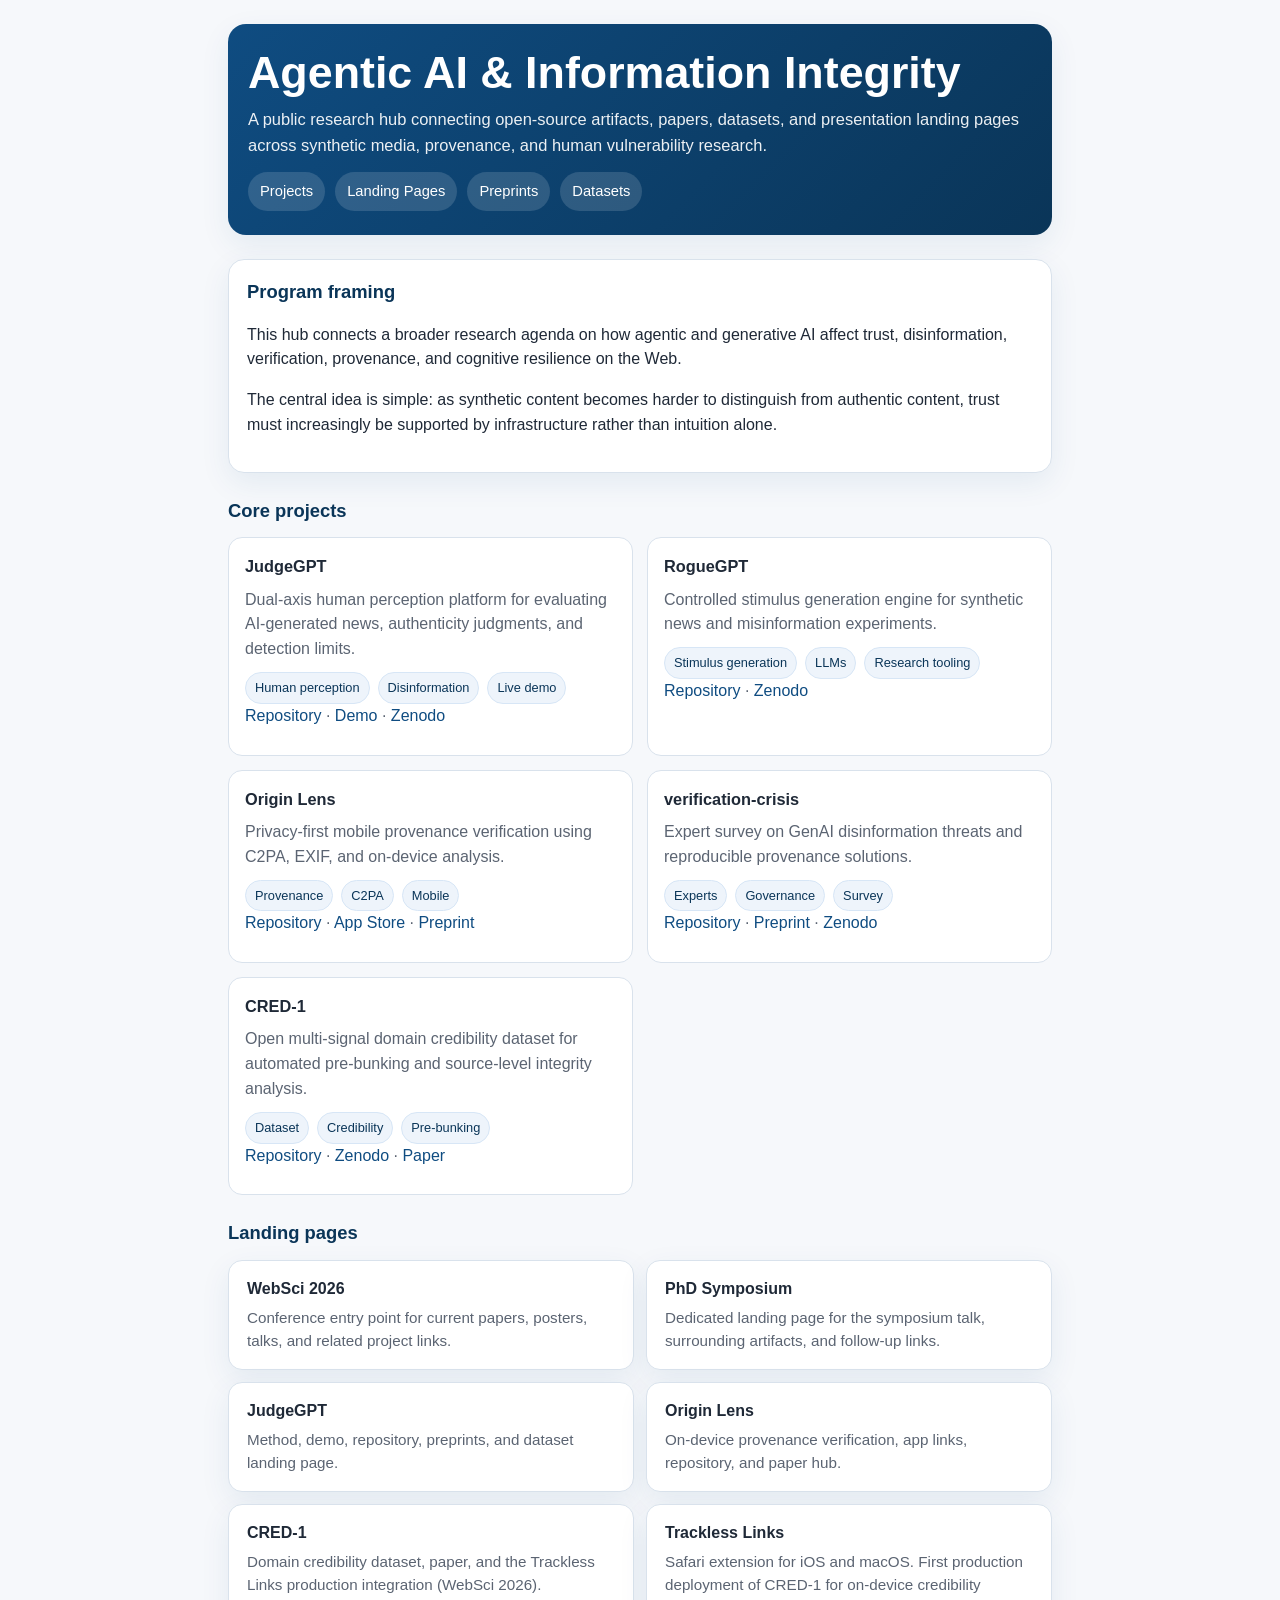
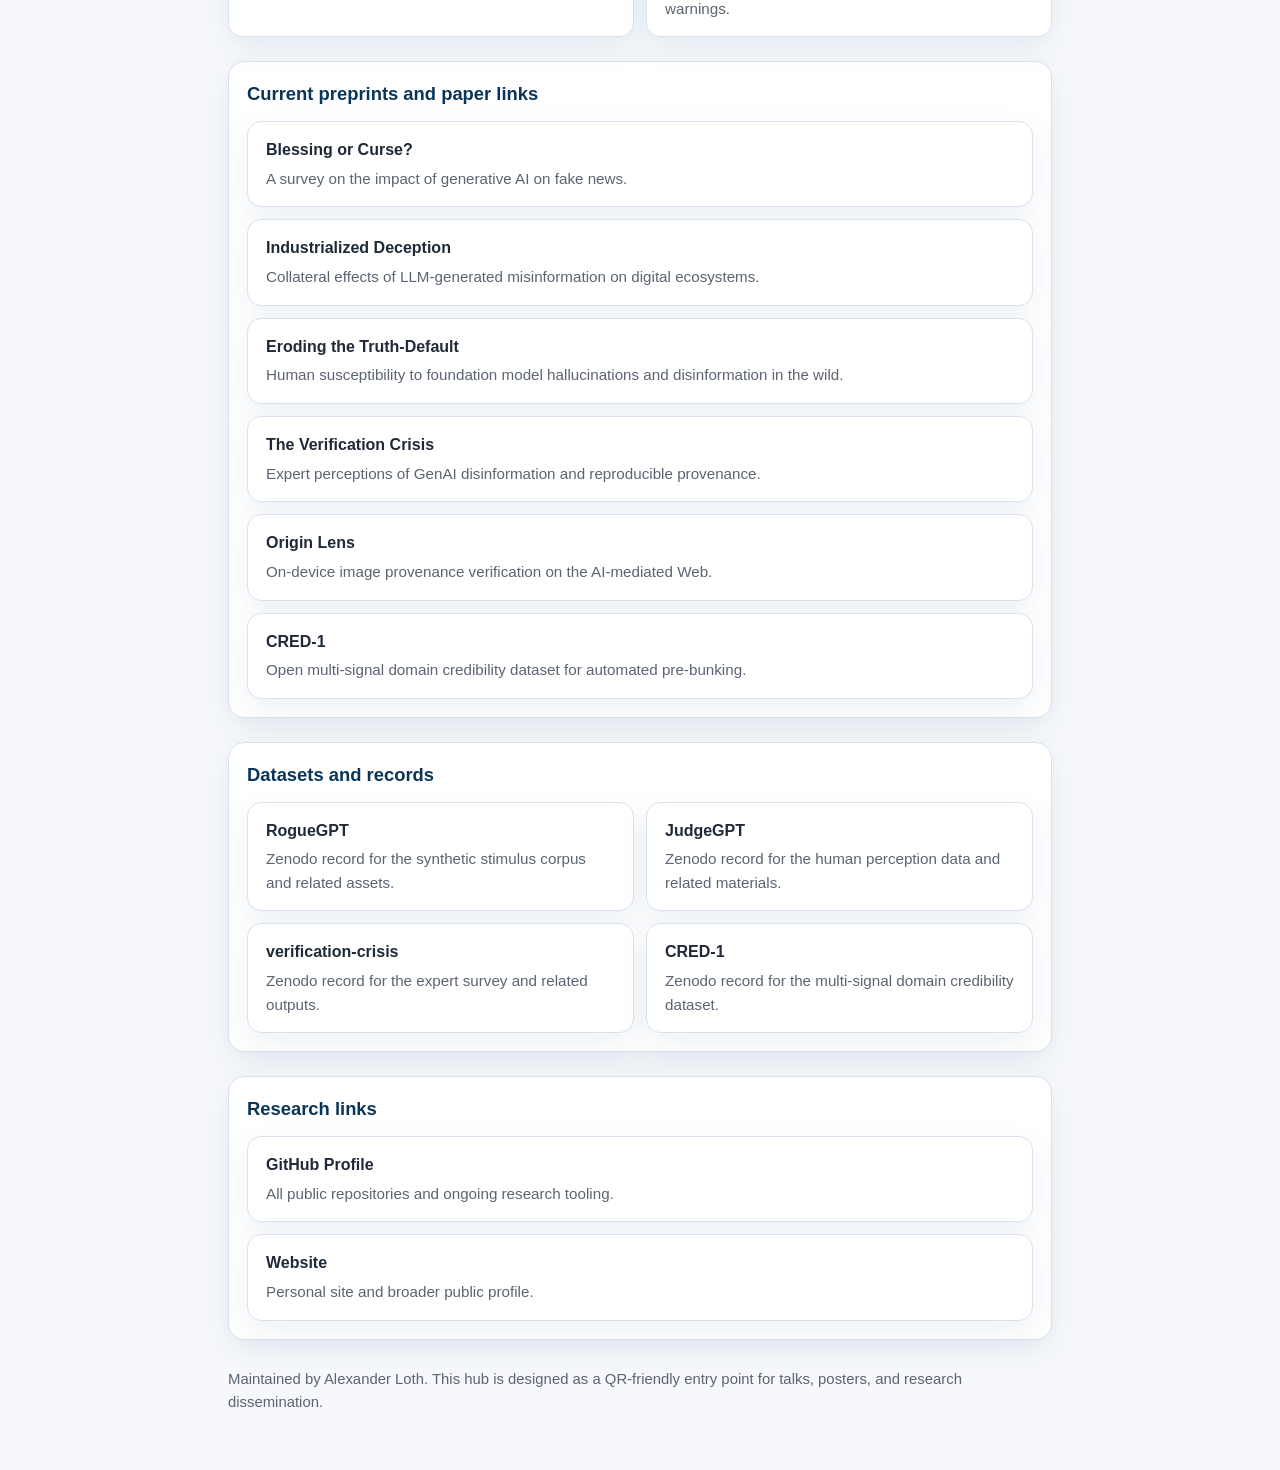
<file: docs/index.html>
<!doctype html>
<html lang="en">
<head>
  <meta charset="utf-8" />
  <meta name="viewport" content="width=device-width, initial-scale=1" />
  <title>Agentic AI & Information Integrity</title>
  <meta name="description" content="Research hub for agentic AI, synthetic media, provenance, and information integrity." />
  <link rel="stylesheet" href="assets/styles.css" />
<link rel="canonical" href="https://aloth.github.io/agentic-ai-information-integrity/">
<script type="application/ld+json">
{
  "@context": "https://schema.org",
  "@type": "WebSite",
  "name": "Agentic AI & Information Integrity",
  "author": { "@type": "Person", "name": "Alexander Loth", "url": "https://alexloth.com/" },
  "image": "",
  "description": "Research hub for agentic AI, synthetic media, provenance, and information integrity.",
  "url": "https://aloth.github.io/agentic-ai-information-integrity/"
}
</script>
</head>
<body>
  <div class="wrap">
    <div class="hero">
      <h1>Agentic AI &amp; Information Integrity</h1>
      <p>A public research hub connecting open-source artifacts, papers, datasets, and presentation landing pages across synthetic media, provenance, and human vulnerability research.</p>
      <div class="nav">
        <a href="#projects">Projects</a>
        <a href="#pages">Landing Pages</a>
        <a href="#papers">Preprints</a>
        <a href="#datasets">Datasets</a>
      </div>
    </div>

    <div class="section card">
      <h2>Program framing</h2>
      <p>
        This hub connects a broader research agenda on how agentic and generative AI affect trust, disinformation, verification, provenance, and cognitive resilience on the Web.
      </p>
      <p>
        The central idea is simple: as synthetic content becomes harder to distinguish from authentic content, trust must increasingly be supported by infrastructure rather than intuition alone.
      </p>
    </div>

    <div class="section">
      <h2 id="projects">Core projects</h2>
      <div class="grid two">
        <div class="project">
          <h3>JudgeGPT</h3>
          <p>Dual-axis human perception platform for evaluating AI-generated news, authenticity judgments, and detection limits.</p>
          <div class="badges"><span class="badge">Human perception</span><span class="badge">Disinformation</span><span class="badge">Live demo</span></div>
          <p><a href="https://github.com/aloth/JudgeGPT">Repository</a> · <a href="https://judgegpt.streamlit.app/">Demo</a> · <a href="https://doi.org/10.5281/zenodo.18703385">Zenodo</a></p>
        </div>
        <div class="project">
          <h3>RogueGPT</h3>
          <p>Controlled stimulus generation engine for synthetic news and misinformation experiments.</p>
          <div class="badges"><span class="badge">Stimulus generation</span><span class="badge">LLMs</span><span class="badge">Research tooling</span></div>
          <p><a href="https://github.com/aloth/RogueGPT">Repository</a> · <a href="https://doi.org/10.5281/zenodo.18703138">Zenodo</a></p>
        </div>
        <div class="project">
          <h3>Origin Lens</h3>
          <p>Privacy-first mobile provenance verification using C2PA, EXIF, and on-device analysis.</p>
          <div class="badges"><span class="badge">Provenance</span><span class="badge">C2PA</span><span class="badge">Mobile</span></div>
          <p><a href="https://github.com/aloth/origin-lens">Repository</a> · <a href="https://apps.apple.com/us/app/origin-lens/id6756628121?platform=iphone">App Store</a> · <a href="https://arxiv.org/abs/2602.03423">Preprint</a></p>
        </div>
        <div class="project">
          <h3>verification-crisis</h3>
          <p>Expert survey on GenAI disinformation threats and reproducible provenance solutions.</p>
          <div class="badges"><span class="badge">Experts</span><span class="badge">Governance</span><span class="badge">Survey</span></div>
          <p><a href="https://github.com/aloth/verification-crisis">Repository</a> · <a href="https://arxiv.org/abs/2602.02100">Preprint</a> · <a href="https://doi.org/10.5281/zenodo.18703601">Zenodo</a></p>
        </div>
        <div class="project">
          <h3>CRED-1</h3>
          <p>Open multi-signal domain credibility dataset for automated pre-bunking and source-level integrity analysis.</p>
          <div class="badges"><span class="badge">Dataset</span><span class="badge">Credibility</span><span class="badge">Pre-bunking</span></div>
          <p><a href="https://github.com/aloth/cred-1">Repository</a> · <a href="https://doi.org/10.5281/zenodo.18769460">Zenodo</a> · <a href="https://doi.org/10.2139/ssrn.6448466">Paper</a></p>
        </div>
      </div>
    </div>

    <div class="section">
      <h2 id="pages">Landing pages</h2>
      <div class="linkgrid two">
        <a class="linkcard" href="websci2026/">
          <strong>WebSci 2026</strong>
          <span>Conference entry point for current papers, posters, talks, and related project links.</span>
        </a>
        <a class="linkcard" href="phd-symposium/">
          <strong>PhD Symposium</strong>
          <span>Dedicated landing page for the symposium talk, surrounding artifacts, and follow-up links.</span>
        </a>
        <a class="linkcard" href="judgegpt/">
          <strong>JudgeGPT</strong>
          <span>Method, demo, repository, preprints, and dataset landing page.</span>
        </a>
        <a class="linkcard" href="origin-lens/">
          <strong>Origin Lens</strong>
          <span>On-device provenance verification, app links, repository, and paper hub.</span>
        </a>
        <a class="linkcard" href="cred-1/">
          <strong>CRED-1</strong>
          <span>Domain credibility dataset, paper, and the Trackless Links production integration (WebSci 2026).</span>
        </a>
        <a class="linkcard" href="trackless-links/">
          <strong>Trackless Links</strong>
          <span>Safari extension for iOS and macOS. First production deployment of CRED-1 for on-device credibility warnings.</span>
        </a>
      </div>
    </div>

    <div class="section card" id="papers">
      <h2>Current preprints and paper links</h2>
      <div class="linkgrid">
        <a class="linkcard" href="https://arxiv.org/abs/2404.03021"><strong>Blessing or Curse?</strong><span>A survey on the impact of generative AI on fake news.</span></a>
        <a class="linkcard" href="https://arxiv.org/abs/2601.21963"><strong>Industrialized Deception</strong><span>Collateral effects of LLM-generated misinformation on digital ecosystems.</span></a>
        <a class="linkcard" href="https://arxiv.org/abs/2601.22871"><strong>Eroding the Truth-Default</strong><span>Human susceptibility to foundation model hallucinations and disinformation in the wild.</span></a>
        <a class="linkcard" href="https://arxiv.org/abs/2602.02100"><strong>The Verification Crisis</strong><span>Expert perceptions of GenAI disinformation and reproducible provenance.</span></a>
        <a class="linkcard" href="https://arxiv.org/abs/2602.03423"><strong>Origin Lens</strong><span>On-device image provenance verification on the AI-mediated Web.</span></a>
        <a class="linkcard" href="https://doi.org/10.2139/ssrn.6448466"><strong>CRED-1</strong><span>Open multi-signal domain credibility dataset for automated pre-bunking.</span></a>
      </div>
    </div>

    <div class="section card" id="datasets">
      <h2>Datasets and records</h2>
      <div class="linkgrid two">
        <a class="linkcard" href="https://doi.org/10.5281/zenodo.18703138"><strong>RogueGPT</strong><span>Zenodo record for the synthetic stimulus corpus and related assets.</span></a>
        <a class="linkcard" href="https://doi.org/10.5281/zenodo.18703385"><strong>JudgeGPT</strong><span>Zenodo record for the human perception data and related materials.</span></a>
        <a class="linkcard" href="https://doi.org/10.5281/zenodo.18703601"><strong>verification-crisis</strong><span>Zenodo record for the expert survey and related outputs.</span></a>
        <a class="linkcard" href="https://doi.org/10.5281/zenodo.18769460"><strong>CRED-1</strong><span>Zenodo record for the multi-signal domain credibility dataset.</span></a>
      </div>
    </div>

    <div class="section card" id="links">
      <h2>Research links</h2>
      <div class="linkgrid">
        <a class="linkcard" href="https://github.com/aloth"><strong>GitHub Profile</strong><span>All public repositories and ongoing research tooling.</span></a>
        <a class="linkcard" href="https://alexloth.com/"><strong>Website</strong><span>Personal site and broader public profile.</span></a>
      </div>
    </div>

    <div class="foot">
      Maintained by Alexander Loth. This hub is designed as a QR-friendly entry point for talks, posters, and research dissemination.
    </div>
  </div>
</body>
</html>
</file>
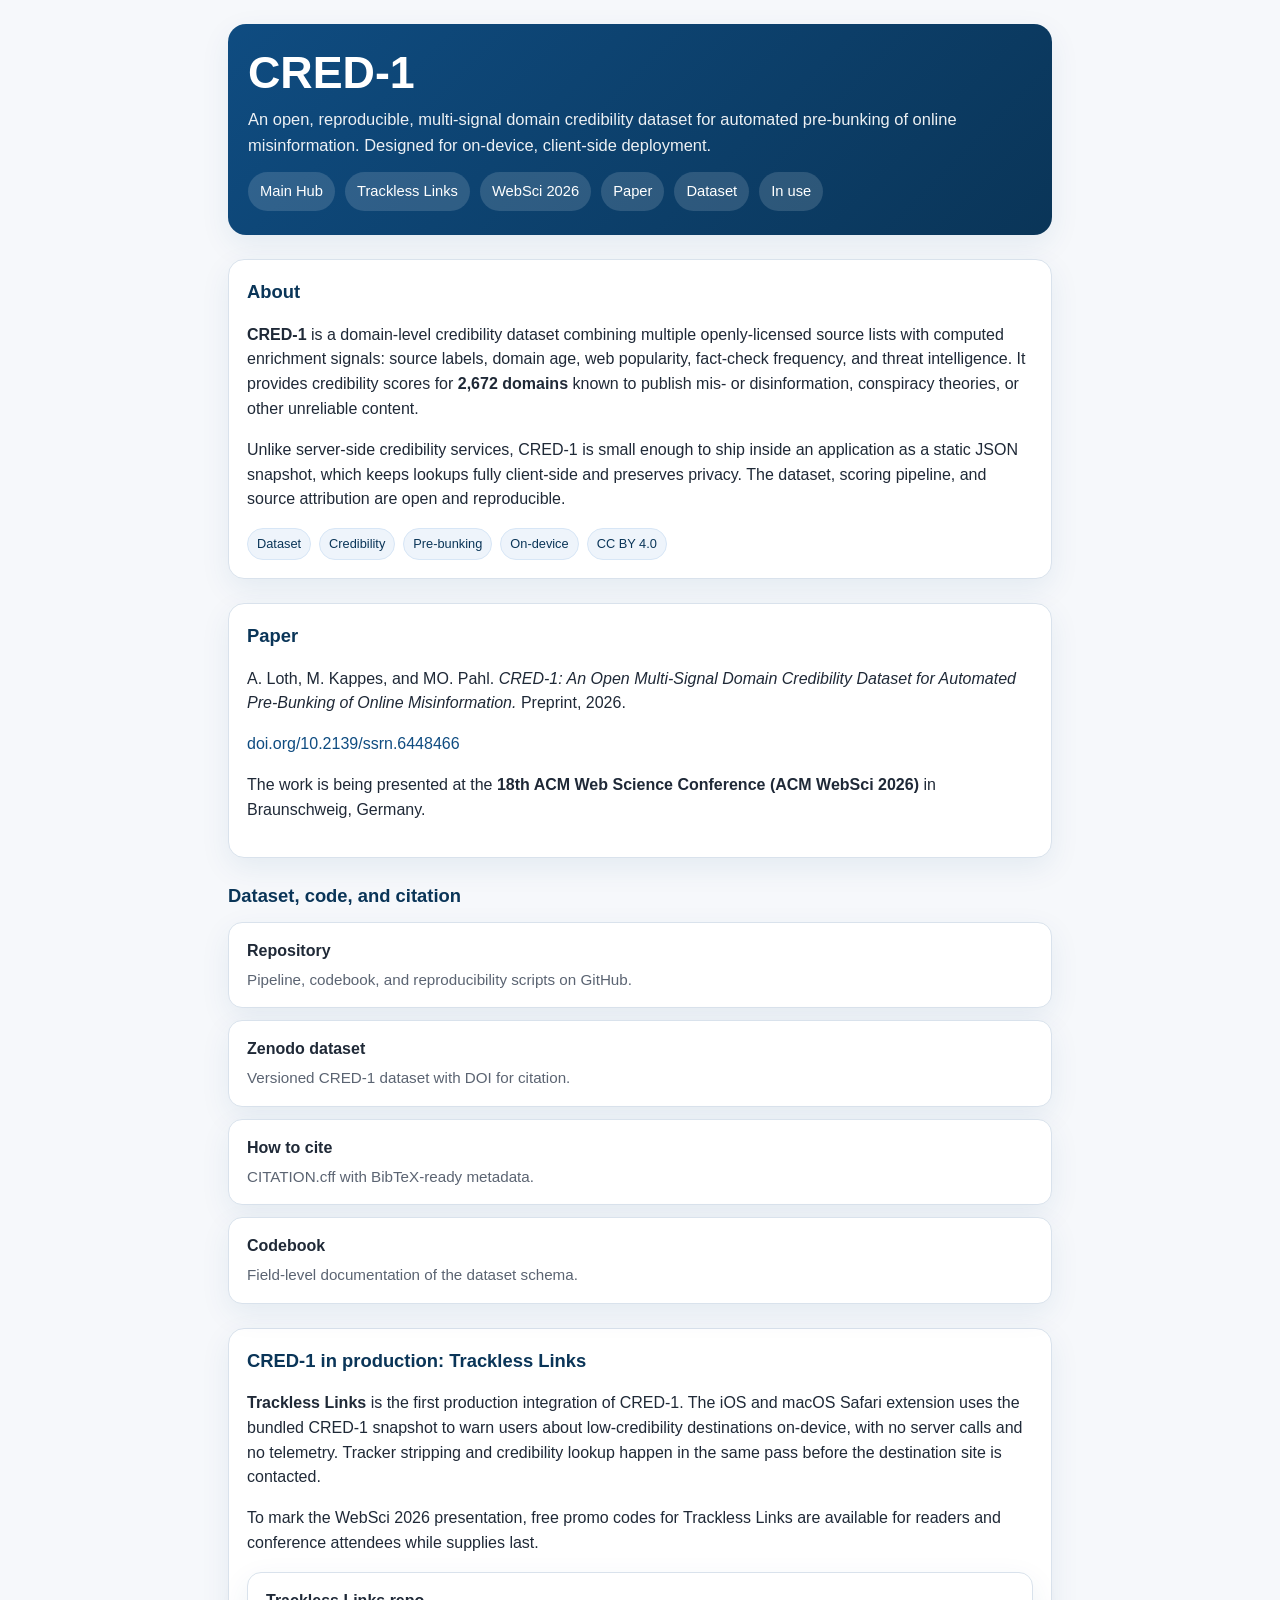
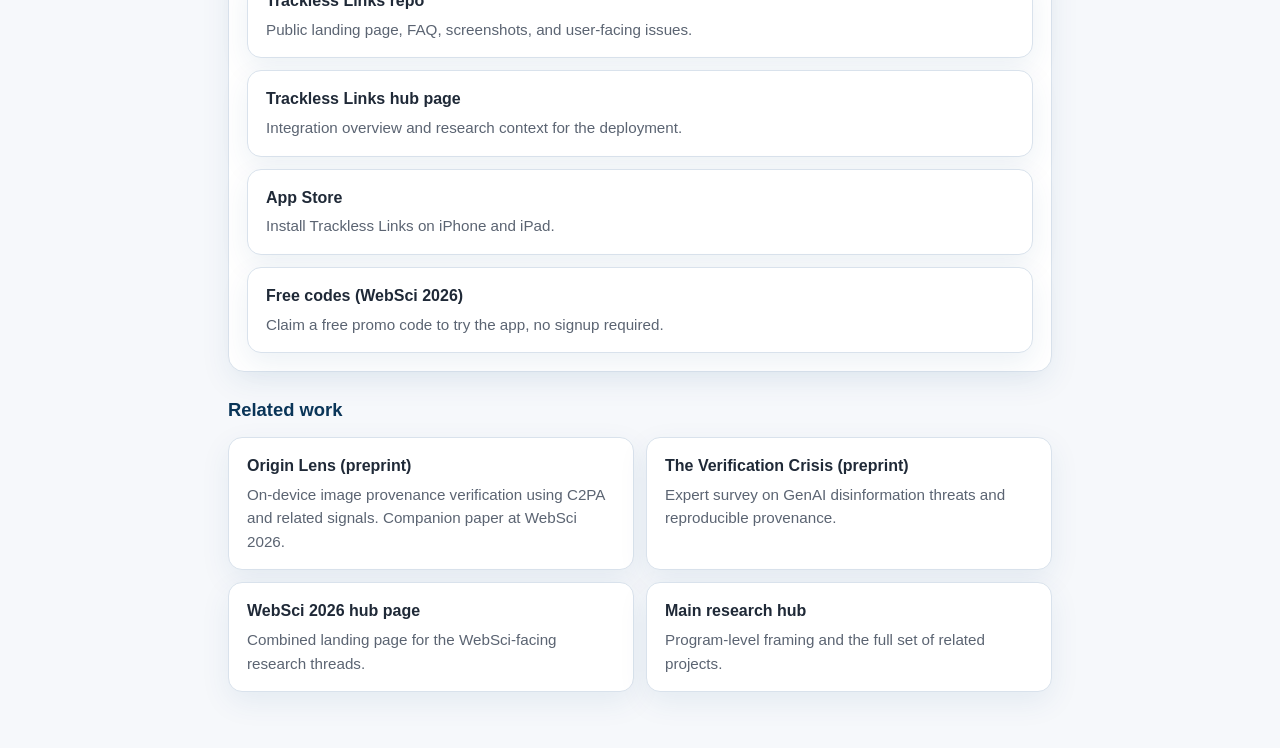
<file: docs/cred-1/index.html>
<!doctype html>
<html lang="en">
<head>
  <meta charset="utf-8" />
  <meta name="viewport" content="width=device-width, initial-scale=1" />
  <title>CRED-1 · Agentic AI &amp; Information Integrity</title>
  <meta name="description" content="CRED-1: open multi-signal domain credibility dataset for automated pre-bunking of online misinformation. Paper, dataset, code, and production integrations." />
  <link rel="stylesheet" href="../assets/styles.css" />
</head>
<body>
  <div class="wrap">
    <div class="hero">
      <h1>CRED-1</h1>
      <p>An open, reproducible, multi-signal domain credibility dataset for automated pre-bunking of online misinformation. Designed for on-device, client-side deployment.</p>
      <div class="nav">
        <a href="../">Main Hub</a>
        <a href="../trackless-links/">Trackless Links</a>
        <a href="../websci2026/">WebSci 2026</a>
        <a href="#paper">Paper</a>
        <a href="#dataset">Dataset</a>
        <a href="#use">In use</a>
      </div>
    </div>

    <div class="section card">
      <h2>About</h2>
      <p>
        <strong>CRED-1</strong> is a domain-level credibility dataset combining multiple openly-licensed source lists with computed enrichment signals: source labels, domain age, web popularity, fact-check frequency, and threat intelligence.
        It provides credibility scores for <strong>2,672 domains</strong> known to publish mis- or disinformation, conspiracy theories, or other unreliable content.
      </p>
      <p>
        Unlike server-side credibility services, CRED-1 is small enough to ship inside an application as a static JSON snapshot, which keeps lookups fully client-side and preserves privacy. The dataset, scoring pipeline, and source attribution are open and reproducible.
      </p>
      <div class="badges">
        <span class="badge">Dataset</span>
        <span class="badge">Credibility</span>
        <span class="badge">Pre-bunking</span>
        <span class="badge">On-device</span>
        <span class="badge">CC BY 4.0</span>
      </div>
    </div>

    <div class="section card" id="paper">
      <h2>Paper</h2>
      <p>
        A. Loth, M. Kappes, and MO. Pahl. <em>CRED-1: An Open Multi-Signal Domain Credibility Dataset for Automated Pre-Bunking of Online Misinformation.</em> Preprint, 2026.
      </p>
      <p>
        <a href="https://doi.org/10.2139/ssrn.6448466">doi.org/10.2139/ssrn.6448466</a>
      </p>
      <p>
        The work is being presented at the <strong>18th ACM Web Science Conference (ACM WebSci 2026)</strong> in Braunschweig, Germany.
      </p>
    </div>

    <div class="section" id="dataset">
      <h2>Dataset, code, and citation</h2>
      <div class="linkgrid">
        <a class="linkcard" href="https://github.com/aloth/cred-1">
          <strong>Repository</strong>
          <span>Pipeline, codebook, and reproducibility scripts on GitHub.</span>
        </a>
        <a class="linkcard" href="https://doi.org/10.5281/zenodo.18769460">
          <strong>Zenodo dataset</strong>
          <span>Versioned CRED-1 dataset with DOI for citation.</span>
        </a>
        <a class="linkcard" href="https://github.com/aloth/cred-1/blob/main/CITATION.cff">
          <strong>How to cite</strong>
          <span>CITATION.cff with BibTeX-ready metadata.</span>
        </a>
        <a class="linkcard" href="https://github.com/aloth/cred-1/blob/main/CODEBOOK.md">
          <strong>Codebook</strong>
          <span>Field-level documentation of the dataset schema.</span>
        </a>
      </div>
    </div>

    <div class="section card" id="use">
      <h2>CRED-1 in production: Trackless Links</h2>
      <p>
        <strong>Trackless Links</strong> is the first production integration of CRED-1. The iOS and macOS Safari extension uses the bundled CRED-1 snapshot to warn users about low-credibility destinations on-device, with no server calls and no telemetry. Tracker stripping and credibility lookup happen in the same pass before the destination site is contacted.
      </p>
      <p>
        To mark the WebSci 2026 presentation, free promo codes for Trackless Links are available for readers and conference attendees while supplies last.
      </p>
      <div class="linkgrid">
        <a class="linkcard" href="https://github.com/aloth/trackless-links">
          <strong>Trackless Links repo</strong>
          <span>Public landing page, FAQ, screenshots, and user-facing issues.</span>
        </a>
        <a class="linkcard" href="../trackless-links/">
          <strong>Trackless Links hub page</strong>
          <span>Integration overview and research context for the deployment.</span>
        </a>
        <a class="linkcard" href="https://apps.apple.com/us/app/trackless-links-extension/id6749830894?platform=iphone">
          <strong>App Store</strong>
          <span>Install Trackless Links on iPhone and iPad.</span>
        </a>
        <a class="linkcard" href="https://gutscheinhub.de/ratgeber/trackless-links-cred-1-acm-websci-2026">
          <strong>Free codes (WebSci 2026)</strong>
          <span>Claim a free promo code to try the app, no signup required.</span>
        </a>
      </div>
    </div>

    <div class="section">
      <h2>Related work</h2>
      <div class="linkgrid two">
        <a class="linkcard" href="https://arxiv.org/abs/2602.03423">
          <strong>Origin Lens (preprint)</strong>
          <span>On-device image provenance verification using C2PA and related signals. Companion paper at WebSci 2026.</span>
        </a>
        <a class="linkcard" href="https://arxiv.org/abs/2602.02100">
          <strong>The Verification Crisis (preprint)</strong>
          <span>Expert survey on GenAI disinformation threats and reproducible provenance.</span>
        </a>
        <a class="linkcard" href="../websci2026/">
          <strong>WebSci 2026 hub page</strong>
          <span>Combined landing page for the WebSci-facing research threads.</span>
        </a>
        <a class="linkcard" href="../">
          <strong>Main research hub</strong>
          <span>Program-level framing and the full set of related projects.</span>
        </a>
      </div>
    </div>

  </div>
</body>
</html>
</file>
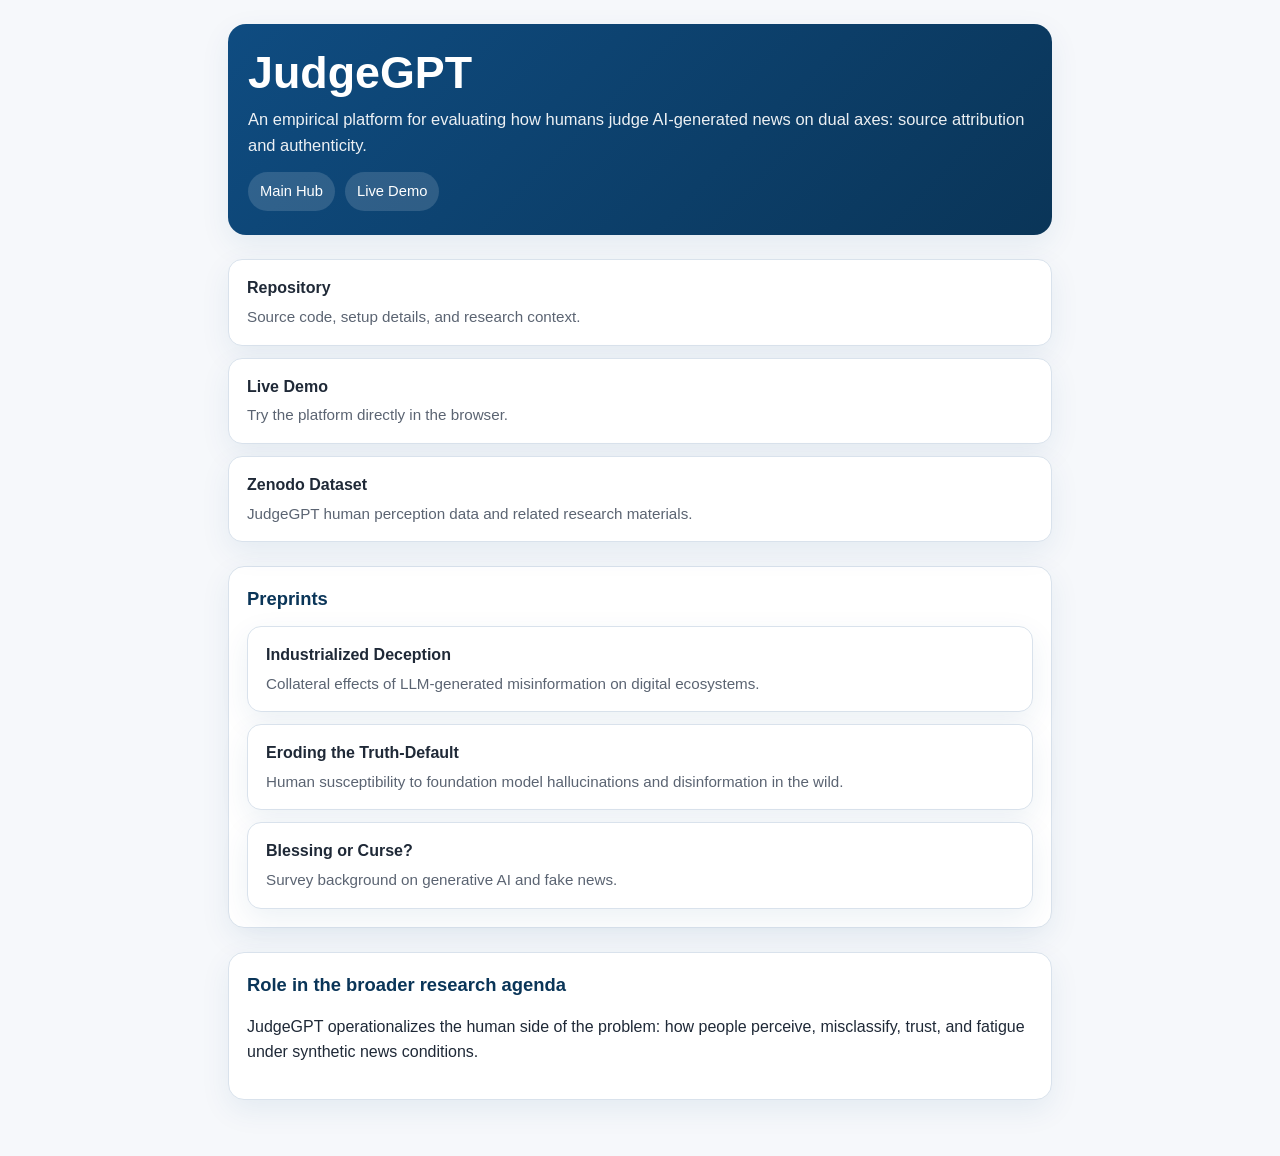
<file: docs/judgegpt/index.html>
<!doctype html><html lang="en"><head><meta charset="utf-8"><meta name="viewport" content="width=device-width, initial-scale=1"><title>JudgeGPT</title><link rel="stylesheet" href="../assets/styles.css"></head><body><div class="wrap"><div class="hero"><h1>JudgeGPT</h1><p>An empirical platform for evaluating how humans judge AI-generated news on dual axes: source attribution and authenticity.</p><div class="nav"><a href="../">Main Hub</a><a href="https://judgegpt.streamlit.app/">Live Demo</a></div></div><div class="section"><div class="linkgrid"><a class="linkcard" href="https://github.com/aloth/JudgeGPT"><strong>Repository</strong><span>Source code, setup details, and research context.</span></a><a class="linkcard" href="https://judgegpt.streamlit.app/"><strong>Live Demo</strong><span>Try the platform directly in the browser.</span></a><a class="linkcard" href="https://doi.org/10.5281/zenodo.18703385"><strong>Zenodo Dataset</strong><span>JudgeGPT human perception data and related research materials.</span></a></div></div><div class="section card"><h2>Preprints</h2><div class="linkgrid"><a class="linkcard" href="https://arxiv.org/abs/2601.21963"><strong>Industrialized Deception</strong><span>Collateral effects of LLM-generated misinformation on digital ecosystems.</span></a><a class="linkcard" href="https://arxiv.org/abs/2601.22871"><strong>Eroding the Truth-Default</strong><span>Human susceptibility to foundation model hallucinations and disinformation in the wild.</span></a><a class="linkcard" href="https://arxiv.org/abs/2404.03021"><strong>Blessing or Curse?</strong><span>Survey background on generative AI and fake news.</span></a></div></div><div class="section card"><h2>Role in the broader research agenda</h2><p>JudgeGPT operationalizes the human side of the problem: how people perceive, misclassify, trust, and fatigue under synthetic news conditions.</p></div></div></body></html>
</file>
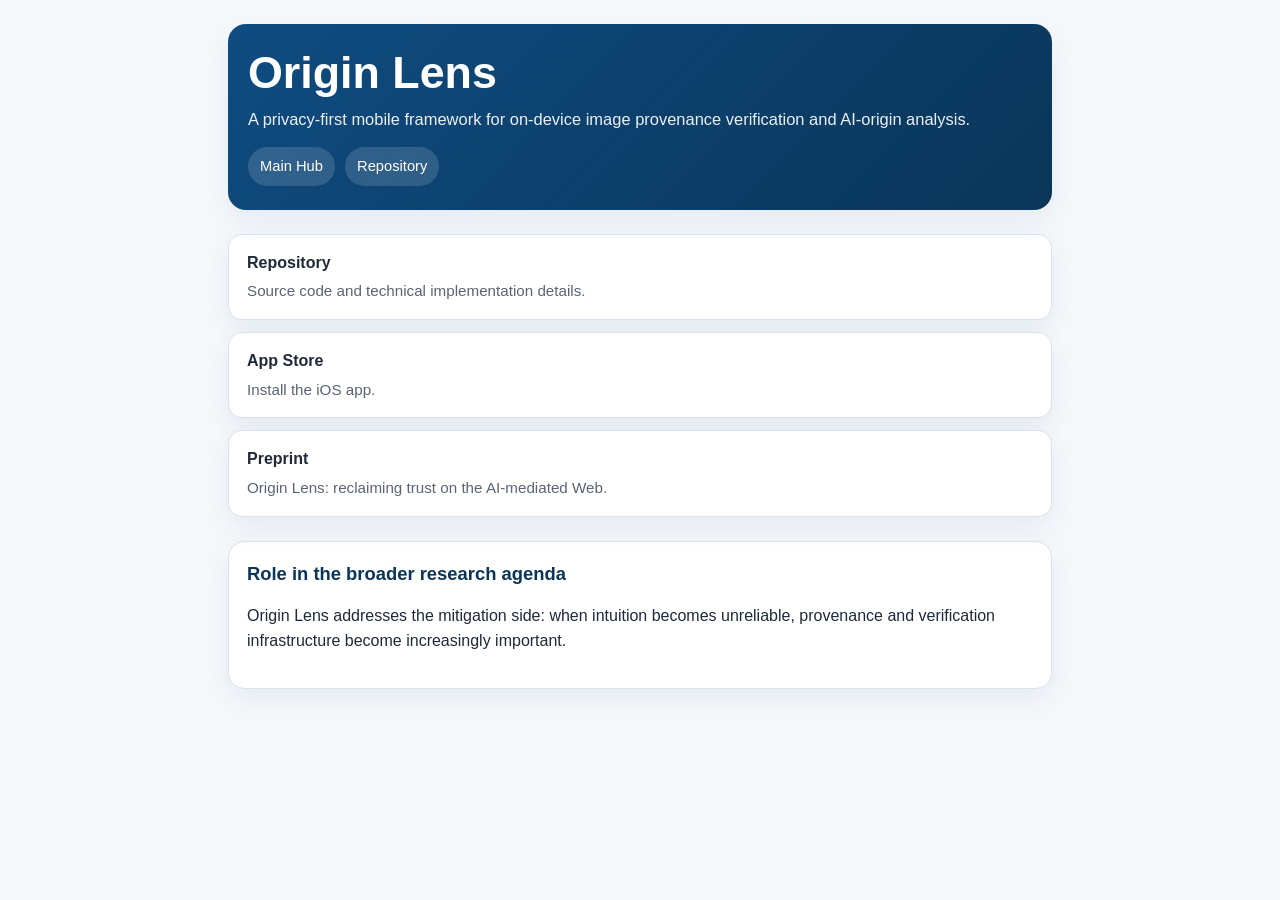
<file: docs/origin-lens/index.html>
<!doctype html><html lang="en"><head><meta charset="utf-8"><meta name="viewport" content="width=device-width, initial-scale=1"><title>Origin Lens</title><link rel="stylesheet" href="../assets/styles.css"></head><body><div class="wrap"><div class="hero"><h1>Origin Lens</h1><p>A privacy-first mobile framework for on-device image provenance verification and AI-origin analysis.</p><div class="nav"><a href="../">Main Hub</a><a href="https://github.com/aloth/origin-lens">Repository</a></div></div><div class="section"><div class="linkgrid"><a class="linkcard" href="https://github.com/aloth/origin-lens"><strong>Repository</strong><span>Source code and technical implementation details.</span></a><a class="linkcard" href="https://apps.apple.com/us/app/origin-lens/id6756628121?platform=iphone"><strong>App Store</strong><span>Install the iOS app.</span></a><a class="linkcard" href="https://arxiv.org/abs/2602.03423"><strong>Preprint</strong><span>Origin Lens: reclaiming trust on the AI-mediated Web.</span></a></div></div><div class="section card"><h2>Role in the broader research agenda</h2><p>Origin Lens addresses the mitigation side: when intuition becomes unreliable, provenance and verification infrastructure become increasingly important.</p></div></div></body></html>
</file>
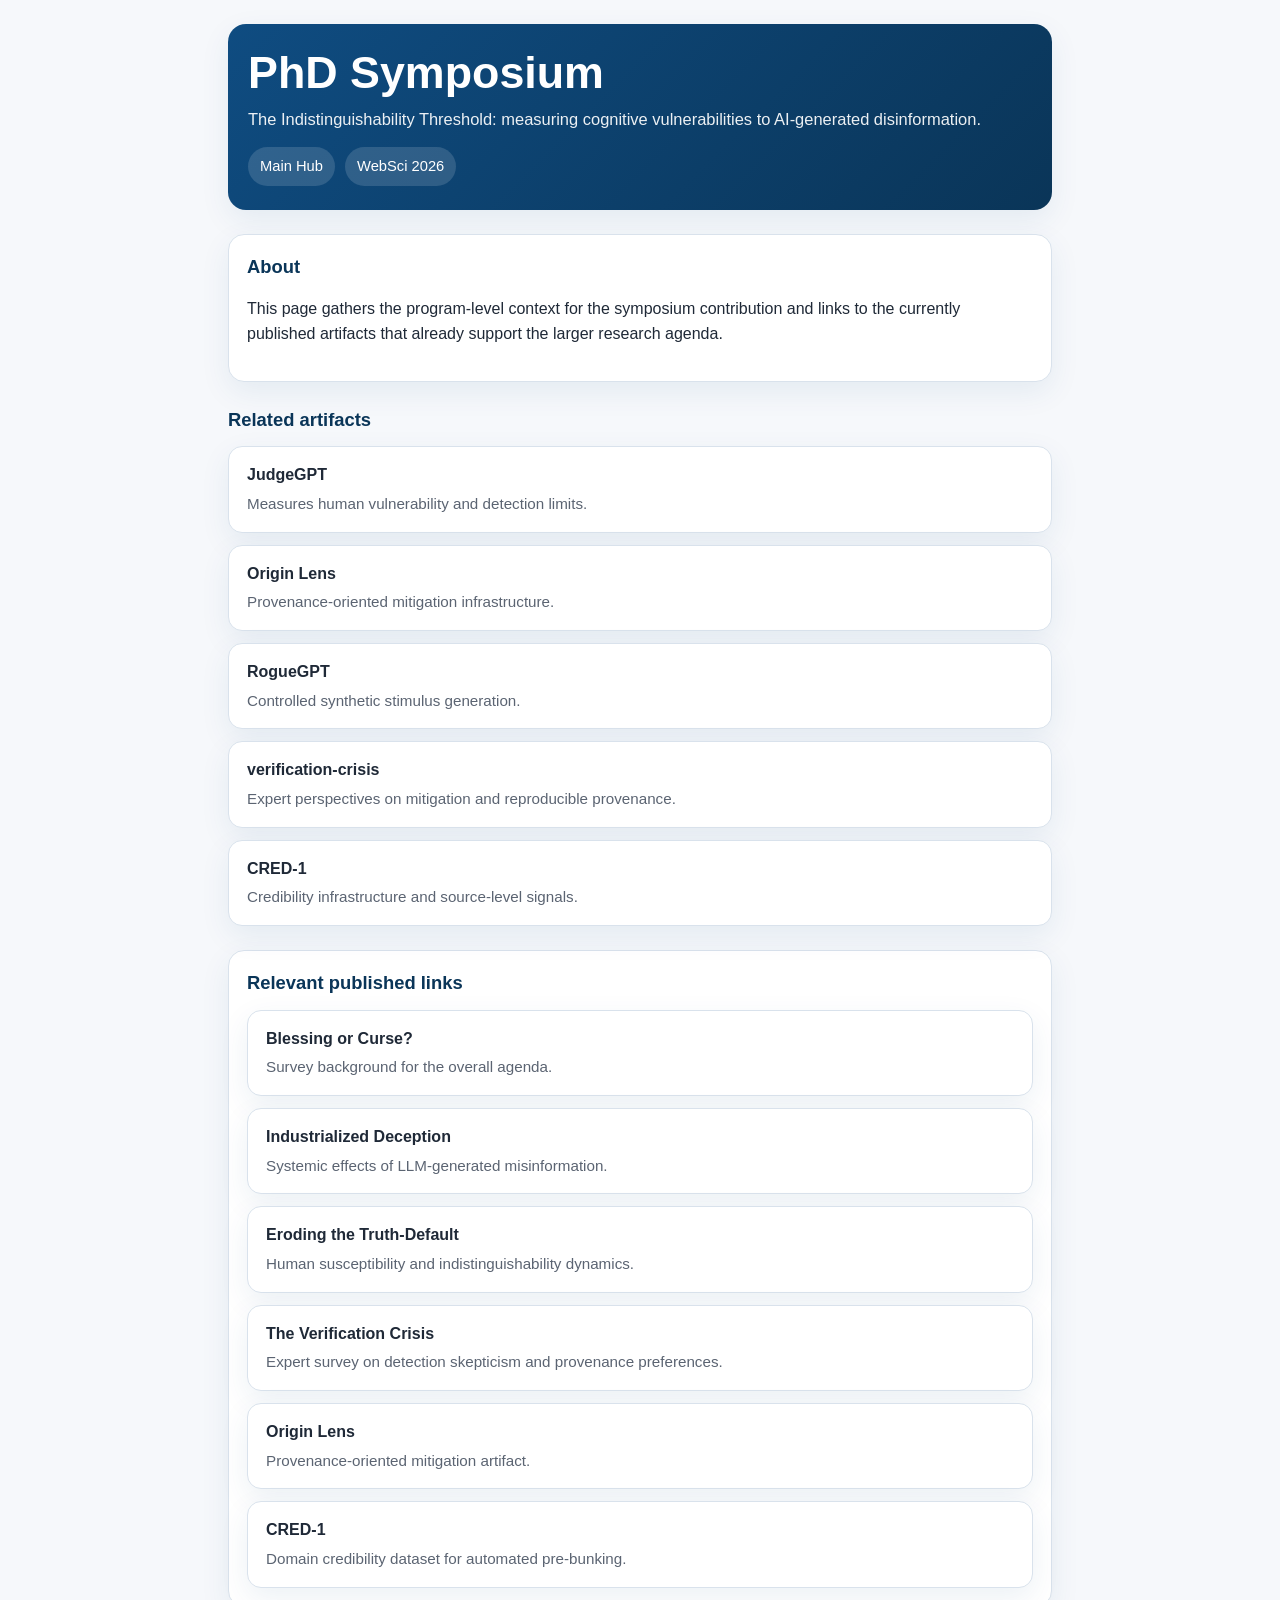
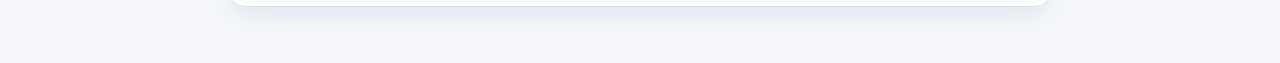
<file: docs/phd-symposium/index.html>
<!doctype html><html lang="en"><head><meta charset="utf-8"><meta name="viewport" content="width=device-width, initial-scale=1"><title>PhD Symposium</title><link rel="stylesheet" href="../assets/styles.css"></head><body><div class="wrap"><div class="hero"><h1>PhD Symposium</h1><p>The Indistinguishability Threshold: measuring cognitive vulnerabilities to AI-generated disinformation.</p><div class="nav"><a href="../">Main Hub</a><a href="../websci2026/">WebSci 2026</a></div></div><div class="section card"><h2>About</h2><p>This page gathers the program-level context for the symposium contribution and links to the currently published artifacts that already support the larger research agenda.</p></div><div class="section"><h2>Related artifacts</h2><div class="linkgrid"><a class="linkcard" href="../judgegpt/"><strong>JudgeGPT</strong><span>Measures human vulnerability and detection limits.</span></a><a class="linkcard" href="../origin-lens/"><strong>Origin Lens</strong><span>Provenance-oriented mitigation infrastructure.</span></a><a class="linkcard" href="https://github.com/aloth/RogueGPT"><strong>RogueGPT</strong><span>Controlled synthetic stimulus generation.</span></a><a class="linkcard" href="https://github.com/aloth/verification-crisis"><strong>verification-crisis</strong><span>Expert perspectives on mitigation and reproducible provenance.</span></a><a class="linkcard" href="https://github.com/aloth/cred-1"><strong>CRED-1</strong><span>Credibility infrastructure and source-level signals.</span></a></div></div><div class="section card"><h2>Relevant published links</h2><div class="linkgrid"><a class="linkcard" href="https://arxiv.org/abs/2404.03021"><strong>Blessing or Curse?</strong><span>Survey background for the overall agenda.</span></a><a class="linkcard" href="https://arxiv.org/abs/2601.21963"><strong>Industrialized Deception</strong><span>Systemic effects of LLM-generated misinformation.</span></a><a class="linkcard" href="https://arxiv.org/abs/2601.22871"><strong>Eroding the Truth-Default</strong><span>Human susceptibility and indistinguishability dynamics.</span></a><a class="linkcard" href="https://arxiv.org/abs/2602.02100"><strong>The Verification Crisis</strong><span>Expert survey on detection skepticism and provenance preferences.</span></a><a class="linkcard" href="https://arxiv.org/abs/2602.03423"><strong>Origin Lens</strong><span>Provenance-oriented mitigation artifact.</span></a><a class="linkcard" href="https://doi.org/10.2139/ssrn.6448466"><strong>CRED-1</strong><span>Domain credibility dataset for automated pre-bunking.</span></a></div></div></div></body></html>
</file>
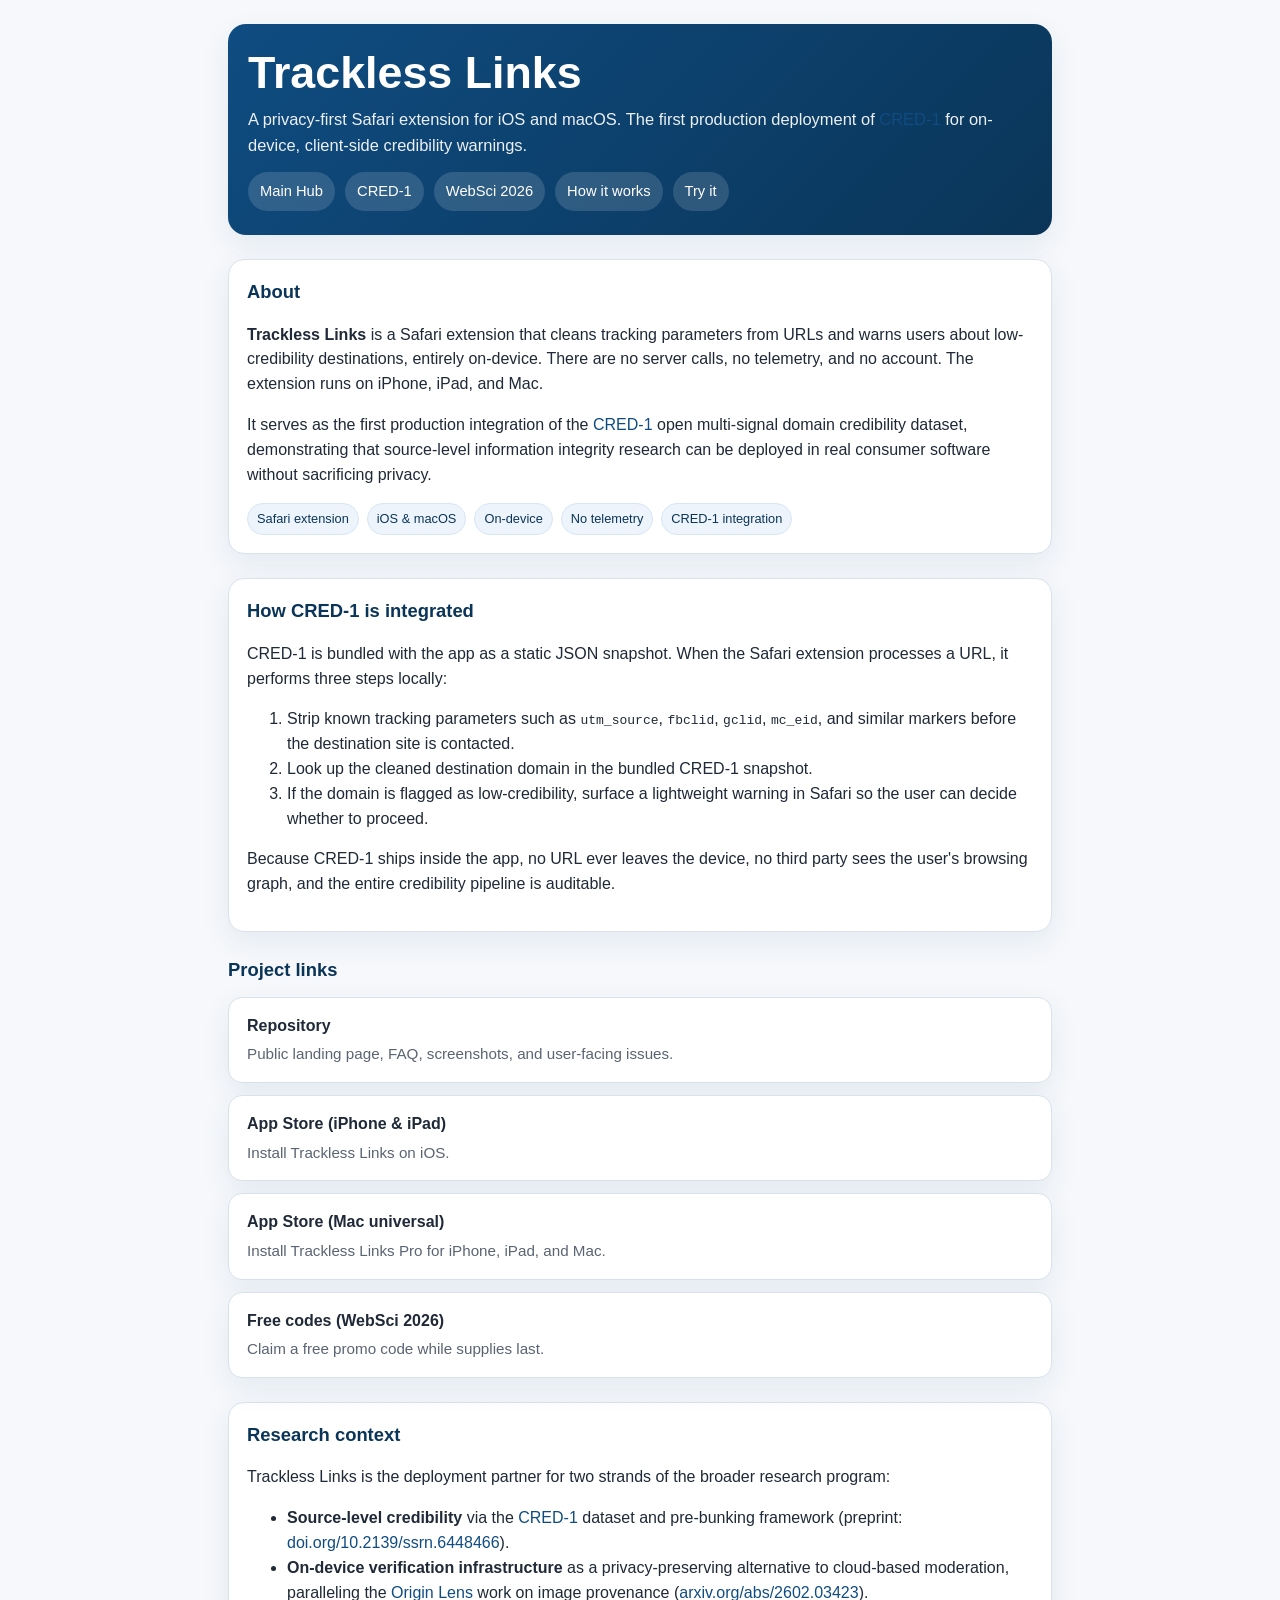
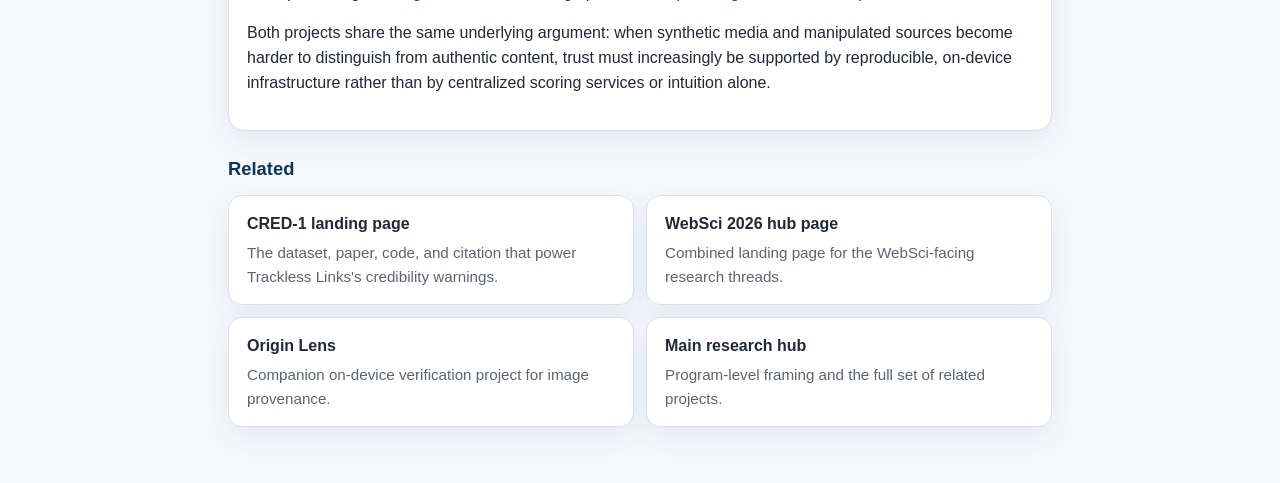
<file: docs/trackless-links/index.html>
<!doctype html>
<html lang="en">
<head>
  <meta charset="utf-8" />
  <meta name="viewport" content="width=device-width, initial-scale=1" />
  <title>Trackless Links · Agentic AI &amp; Information Integrity</title>
  <meta name="description" content="Trackless Links: privacy-first Safari extension and the first production integration of the CRED-1 domain credibility dataset. On-device tracker stripping and credibility warnings." />
  <link rel="stylesheet" href="../assets/styles.css" />
</head>
<body>
  <div class="wrap">
    <div class="hero">
      <h1>Trackless Links</h1>
      <p>A privacy-first Safari extension for iOS and macOS. The first production deployment of <a href="../cred-1/">CRED-1</a> for on-device, client-side credibility warnings.</p>
      <div class="nav">
        <a href="../">Main Hub</a>
        <a href="../cred-1/">CRED-1</a>
        <a href="../websci2026/">WebSci 2026</a>
        <a href="#how">How it works</a>
        <a href="#try">Try it</a>
      </div>
    </div>

    <div class="section card">
      <h2>About</h2>
      <p>
        <strong>Trackless Links</strong> is a Safari extension that cleans tracking parameters from URLs and warns users about low-credibility destinations, entirely on-device. There are no server calls, no telemetry, and no account. The extension runs on iPhone, iPad, and Mac.
      </p>
      <p>
        It serves as the first production integration of the <a href="../cred-1/">CRED-1</a> open multi-signal domain credibility dataset, demonstrating that source-level information integrity research can be deployed in real consumer software without sacrificing privacy.
      </p>
      <div class="badges">
        <span class="badge">Safari extension</span>
        <span class="badge">iOS &amp; macOS</span>
        <span class="badge">On-device</span>
        <span class="badge">No telemetry</span>
        <span class="badge">CRED-1 integration</span>
      </div>
    </div>

    <div class="section card" id="how">
      <h2>How CRED-1 is integrated</h2>
      <p>
        CRED-1 is bundled with the app as a static JSON snapshot. When the Safari extension processes a URL, it performs three steps locally:
      </p>
      <ol>
        <li>Strip known tracking parameters such as <code>utm_source</code>, <code>fbclid</code>, <code>gclid</code>, <code>mc_eid</code>, and similar markers before the destination site is contacted.</li>
        <li>Look up the cleaned destination domain in the bundled CRED-1 snapshot.</li>
        <li>If the domain is flagged as low-credibility, surface a lightweight warning in Safari so the user can decide whether to proceed.</li>
      </ol>
      <p>
        Because CRED-1 ships inside the app, no URL ever leaves the device, no third party sees the user's browsing graph, and the entire credibility pipeline is auditable.
      </p>
    </div>

    <div class="section">
      <h2>Project links</h2>
      <div class="linkgrid">
        <a class="linkcard" href="https://github.com/aloth/trackless-links">
          <strong>Repository</strong>
          <span>Public landing page, FAQ, screenshots, and user-facing issues.</span>
        </a>
        <a class="linkcard" href="https://apps.apple.com/us/app/trackless-links-extension/id6749830894?platform=iphone">
          <strong>App Store (iPhone &amp; iPad)</strong>
          <span>Install Trackless Links on iOS.</span>
        </a>
        <a class="linkcard" href="https://apps.apple.com/us/app/trackless-links-pro/id6754613166">
          <strong>App Store (Mac universal)</strong>
          <span>Install Trackless Links Pro for iPhone, iPad, and Mac.</span>
        </a>
        <a class="linkcard" href="https://gutscheinhub.de/ratgeber/trackless-links-cred-1-acm-websci-2026">
          <strong>Free codes (WebSci 2026)</strong>
          <span>Claim a free promo code while supplies last.</span>
        </a>
      </div>
    </div>

    <div class="section card" id="try">
      <h2>Research context</h2>
      <p>
        Trackless Links is the deployment partner for two strands of the broader research program:
      </p>
      <ul>
        <li><strong>Source-level credibility</strong> via the <a href="../cred-1/">CRED-1</a> dataset and pre-bunking framework (preprint: <a href="https://doi.org/10.2139/ssrn.6448466">doi.org/10.2139/ssrn.6448466</a>).</li>
        <li><strong>On-device verification infrastructure</strong> as a privacy-preserving alternative to cloud-based moderation, paralleling the <a href="../origin-lens/">Origin Lens</a> work on image provenance (<a href="https://arxiv.org/abs/2602.03423">arxiv.org/abs/2602.03423</a>).</li>
      </ul>
      <p>
        Both projects share the same underlying argument: when synthetic media and manipulated sources become harder to distinguish from authentic content, trust must increasingly be supported by reproducible, on-device infrastructure rather than by centralized scoring services or intuition alone.
      </p>
    </div>

    <div class="section">
      <h2>Related</h2>
      <div class="linkgrid two">
        <a class="linkcard" href="../cred-1/">
          <strong>CRED-1 landing page</strong>
          <span>The dataset, paper, code, and citation that power Trackless Links's credibility warnings.</span>
        </a>
        <a class="linkcard" href="../websci2026/">
          <strong>WebSci 2026 hub page</strong>
          <span>Combined landing page for the WebSci-facing research threads.</span>
        </a>
        <a class="linkcard" href="../origin-lens/">
          <strong>Origin Lens</strong>
          <span>Companion on-device verification project for image provenance.</span>
        </a>
        <a class="linkcard" href="../">
          <strong>Main research hub</strong>
          <span>Program-level framing and the full set of related projects.</span>
        </a>
      </div>
    </div>

  </div>
</body>
</html>
</file>
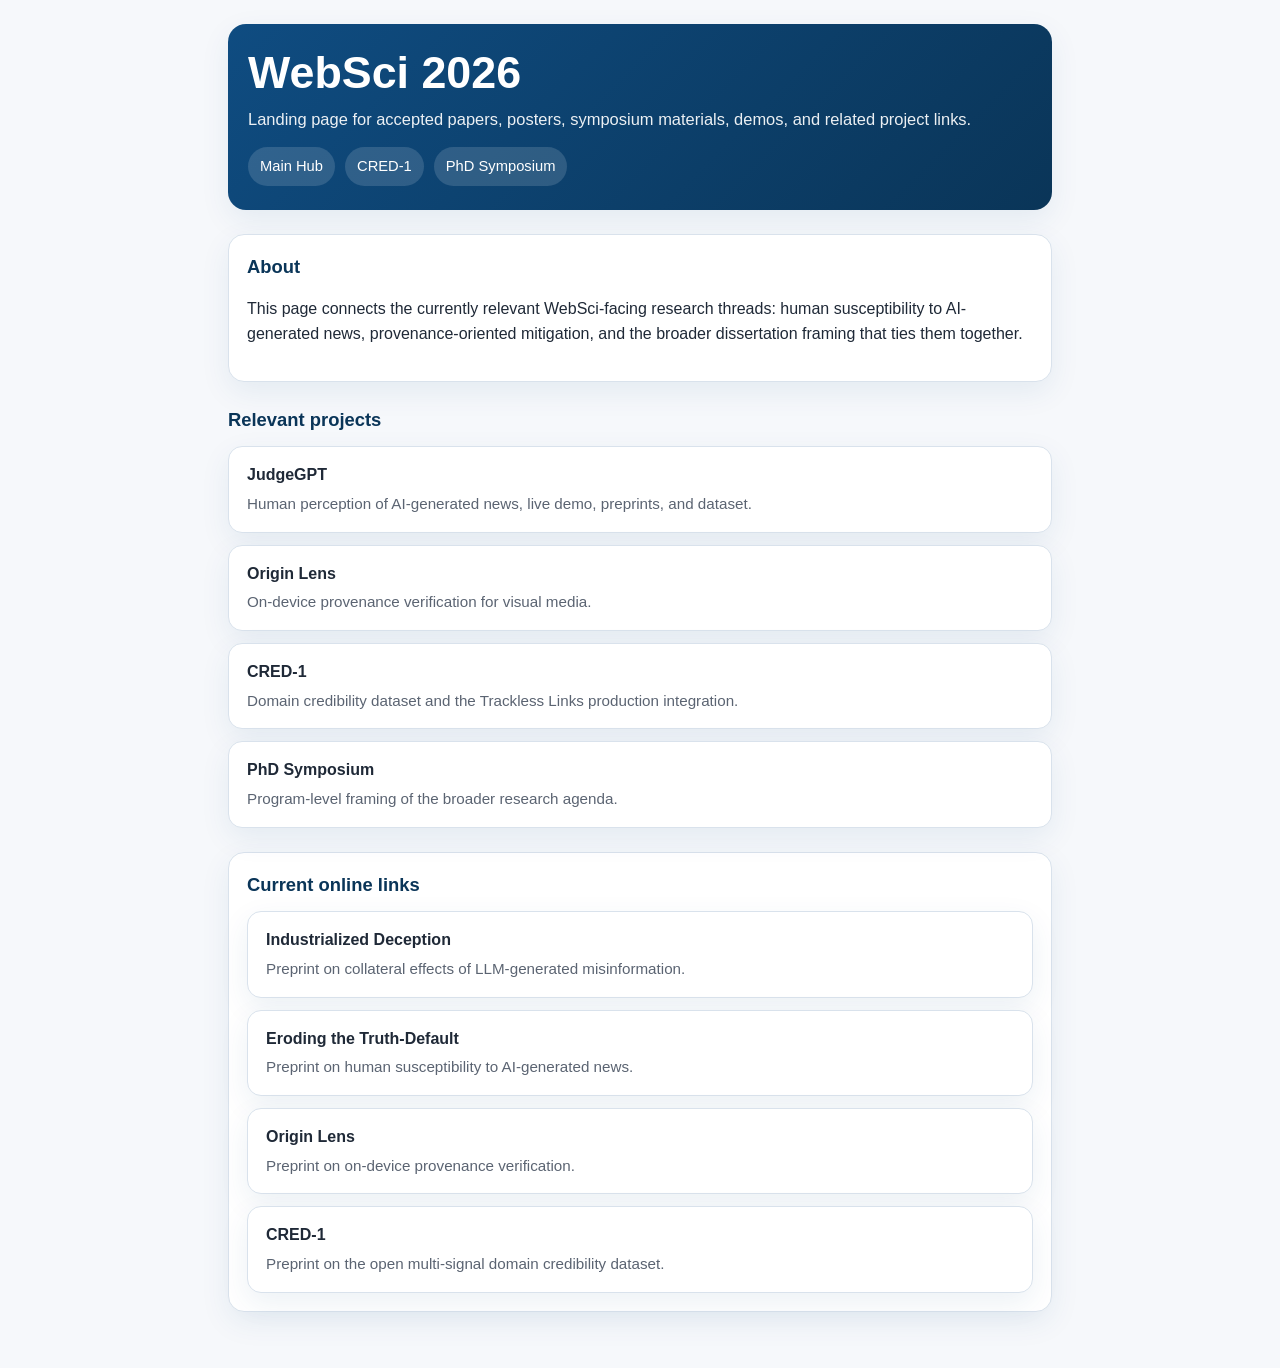
<file: docs/websci2026/index.html>
<!doctype html><html lang="en"><head><meta charset="utf-8"><meta name="viewport" content="width=device-width, initial-scale=1"><title>WebSci 2026</title><link rel="stylesheet" href="../assets/styles.css"></head><body><div class="wrap"><div class="hero"><h1>WebSci 2026</h1><p>Landing page for accepted papers, posters, symposium materials, demos, and related project links.</p><div class="nav"><a href="../">Main Hub</a><a href="../cred-1/">CRED-1</a><a href="../phd-symposium/">PhD Symposium</a></div></div><div class="section card"><h2>About</h2><p>This page connects the currently relevant WebSci-facing research threads: human susceptibility to AI-generated news, provenance-oriented mitigation, and the broader dissertation framing that ties them together.</p></div><div class="section"><h2>Relevant projects</h2><div class="linkgrid"><a class="linkcard" href="../judgegpt/"><strong>JudgeGPT</strong><span>Human perception of AI-generated news, live demo, preprints, and dataset.</span></a><a class="linkcard" href="../origin-lens/"><strong>Origin Lens</strong><span>On-device provenance verification for visual media.</span></a><a class="linkcard" href="../cred-1/"><strong>CRED-1</strong><span>Domain credibility dataset and the Trackless Links production integration.</span></a><a class="linkcard" href="../phd-symposium/"><strong>PhD Symposium</strong><span>Program-level framing of the broader research agenda.</span></a></div></div><div class="section card"><h2>Current online links</h2><div class="linkgrid"><a class="linkcard" href="https://arxiv.org/abs/2601.21963"><strong>Industrialized Deception</strong><span>Preprint on collateral effects of LLM-generated misinformation.</span></a><a class="linkcard" href="https://arxiv.org/abs/2601.22871"><strong>Eroding the Truth-Default</strong><span>Preprint on human susceptibility to AI-generated news.</span></a><a class="linkcard" href="https://arxiv.org/abs/2602.03423"><strong>Origin Lens</strong><span>Preprint on on-device provenance verification.</span></a><a class="linkcard" href="https://doi.org/10.2139/ssrn.6448466"><strong>CRED-1</strong><span>Preprint on the open multi-signal domain credibility dataset.</span></a></div></div></div></body></html>
</file>
<file: docs/assets/styles.css>
:root {
  --bg: #f6f8fb;
  --card: #ffffff;
  --text: #1f2937;
  --muted: #5b6472;
  --primary: #0f4c81;
  --primary-dark: #0a3558;
  --accent: #6f42c1;
  --border: #d9e2ec;
  --shadow: 0 10px 30px rgba(15, 76, 129, 0.08);
  --max: 860px;
}

* { box-sizing: border-box; }
html, body { margin: 0; padding: 0; }
body {
  font-family: -apple-system, BlinkMacSystemFont, "Segoe UI", Roboto, Inter, Helvetica, Arial, sans-serif;
  background: var(--bg);
  color: var(--text);
  line-height: 1.55;
}

a { color: var(--primary); text-decoration: none; }
a:hover { text-decoration: underline; }

.wrap {
  max-width: var(--max);
  margin: 0 auto;
  padding: 24px 18px 56px;
}

.hero {
  background: linear-gradient(135deg, var(--primary), var(--primary-dark));
  color: white;
  border-radius: 18px;
  padding: 24px 20px;
  box-shadow: var(--shadow);
}

.hero h1 {
  margin: 0 0 10px;
  font-size: clamp(1.9rem, 4vw, 2.8rem);
  line-height: 1.1;
}

.hero p {
  margin: 0;
  font-size: 1.03rem;
  color: rgba(255,255,255,0.92);
}

.section {
  margin-top: 24px;
}

.section h2 {
  margin: 0 0 12px;
  font-size: 1.15rem;
  color: var(--primary-dark);
}

.card {
  background: var(--card);
  border: 1px solid var(--border);
  border-radius: 16px;
  padding: 18px;
  box-shadow: var(--shadow);
}

.grid {
  display: grid;
  grid-template-columns: 1fr;
  gap: 14px;
}

.linkgrid {
  display: grid;
  grid-template-columns: 1fr;
  gap: 12px;
}

.linkcard {
  display: block;
  background: white;
  border: 1px solid var(--border);
  border-radius: 14px;
  padding: 16px 18px;
  box-shadow: var(--shadow);
  color: var(--text);
}

.linkcard strong {
  display: block;
  font-size: 1rem;
  margin-bottom: 4px;
}

.linkcard span {
  display: block;
  color: var(--muted);
  font-size: 0.95rem;
}

.project {
  background: white;
  border: 1px solid var(--border);
  border-radius: 14px;
  padding: 16px;
}

.project h3 {
  margin: 0 0 8px;
  font-size: 1.02rem;
}

.project p {
  margin: 0 0 10px;
  color: var(--muted);
}

.badges {
  display: flex;
  flex-wrap: wrap;
  gap: 8px;
}

.badge {
  font-size: 0.8rem;
  padding: 5px 9px;
  border-radius: 999px;
  background: #eef4fb;
  color: var(--primary-dark);
  border: 1px solid #d7e6f6;
}

.nav {
  display: flex;
  flex-wrap: wrap;
  gap: 10px;
  margin-top: 14px;
}

.nav a {
  color: white;
  background: rgba(255,255,255,0.14);
  padding: 8px 12px;
  border-radius: 999px;
  font-size: 0.92rem;
}

.foot {
  margin-top: 28px;
  color: var(--muted);
  font-size: 0.93rem;
}

@media (min-width: 780px) {
  .grid.two { grid-template-columns: 1fr 1fr; }
  .linkgrid.two { grid-template-columns: 1fr 1fr; }
}
</file>
